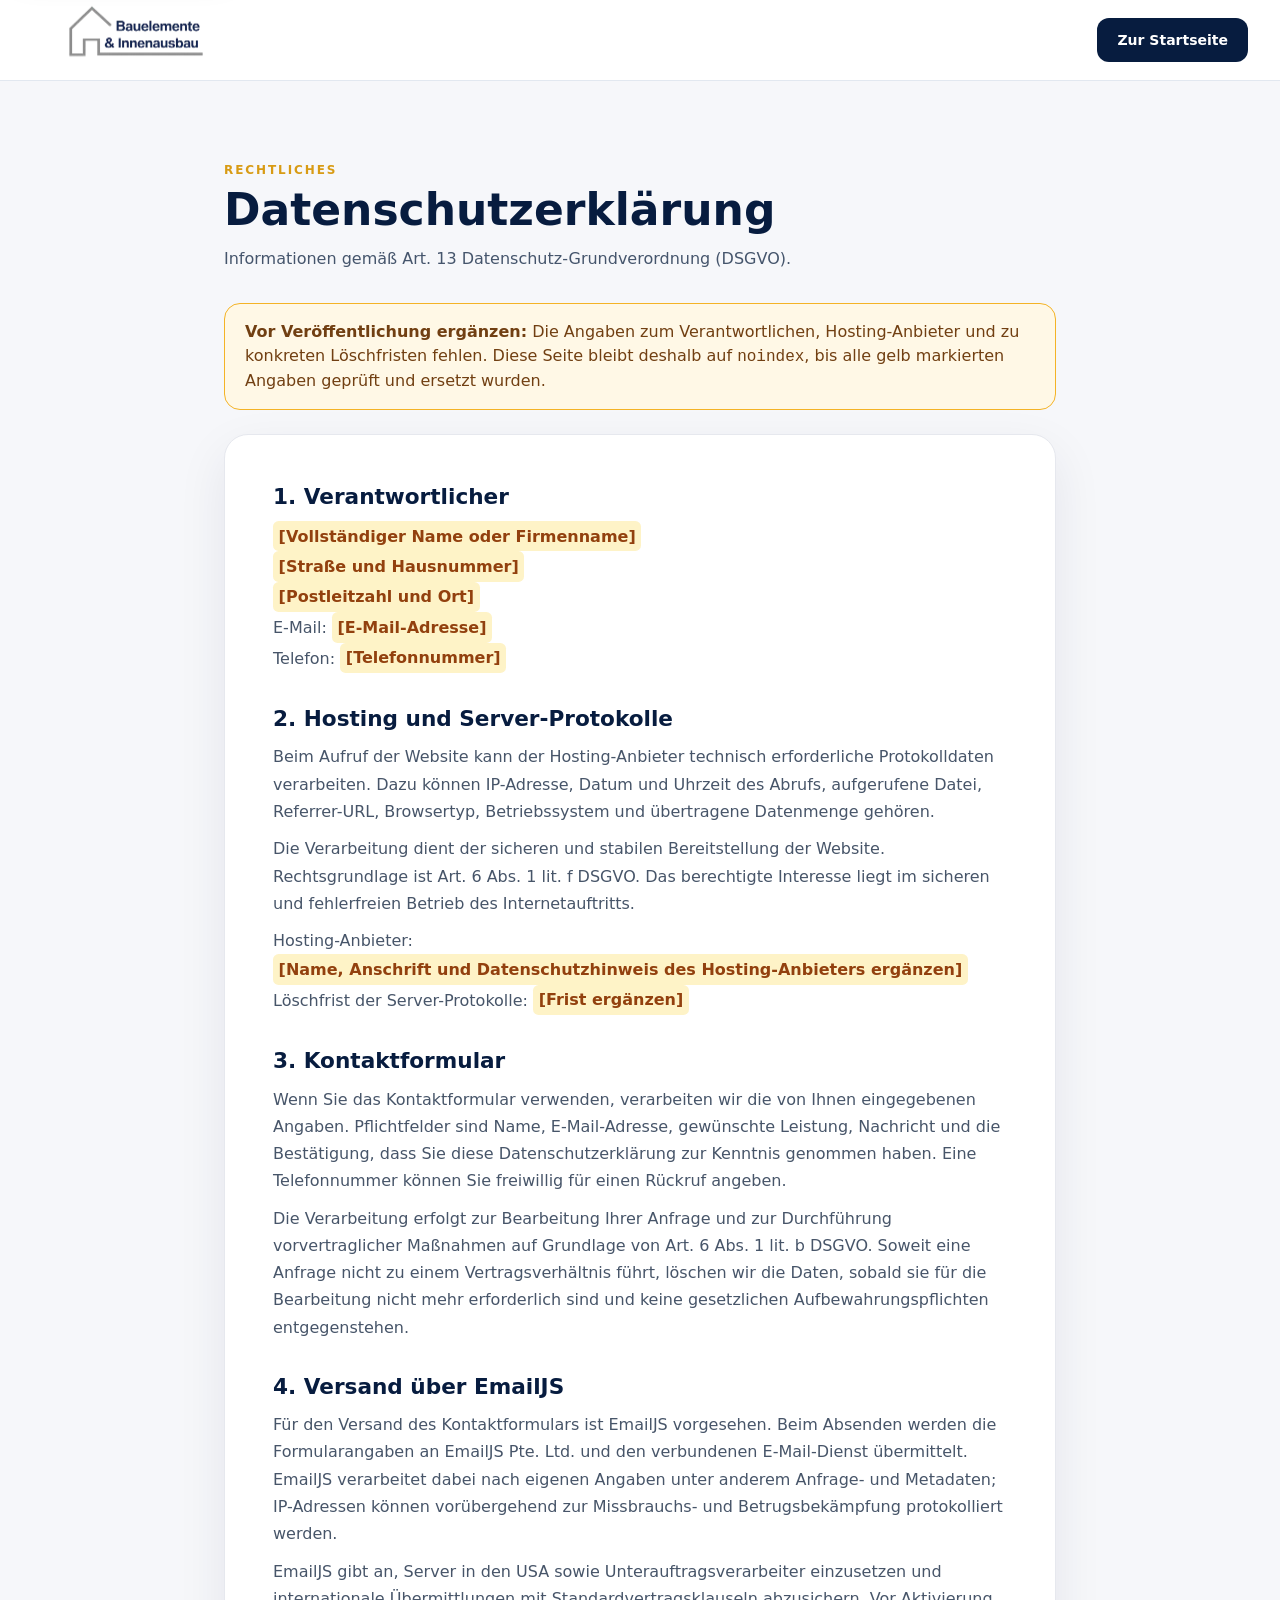
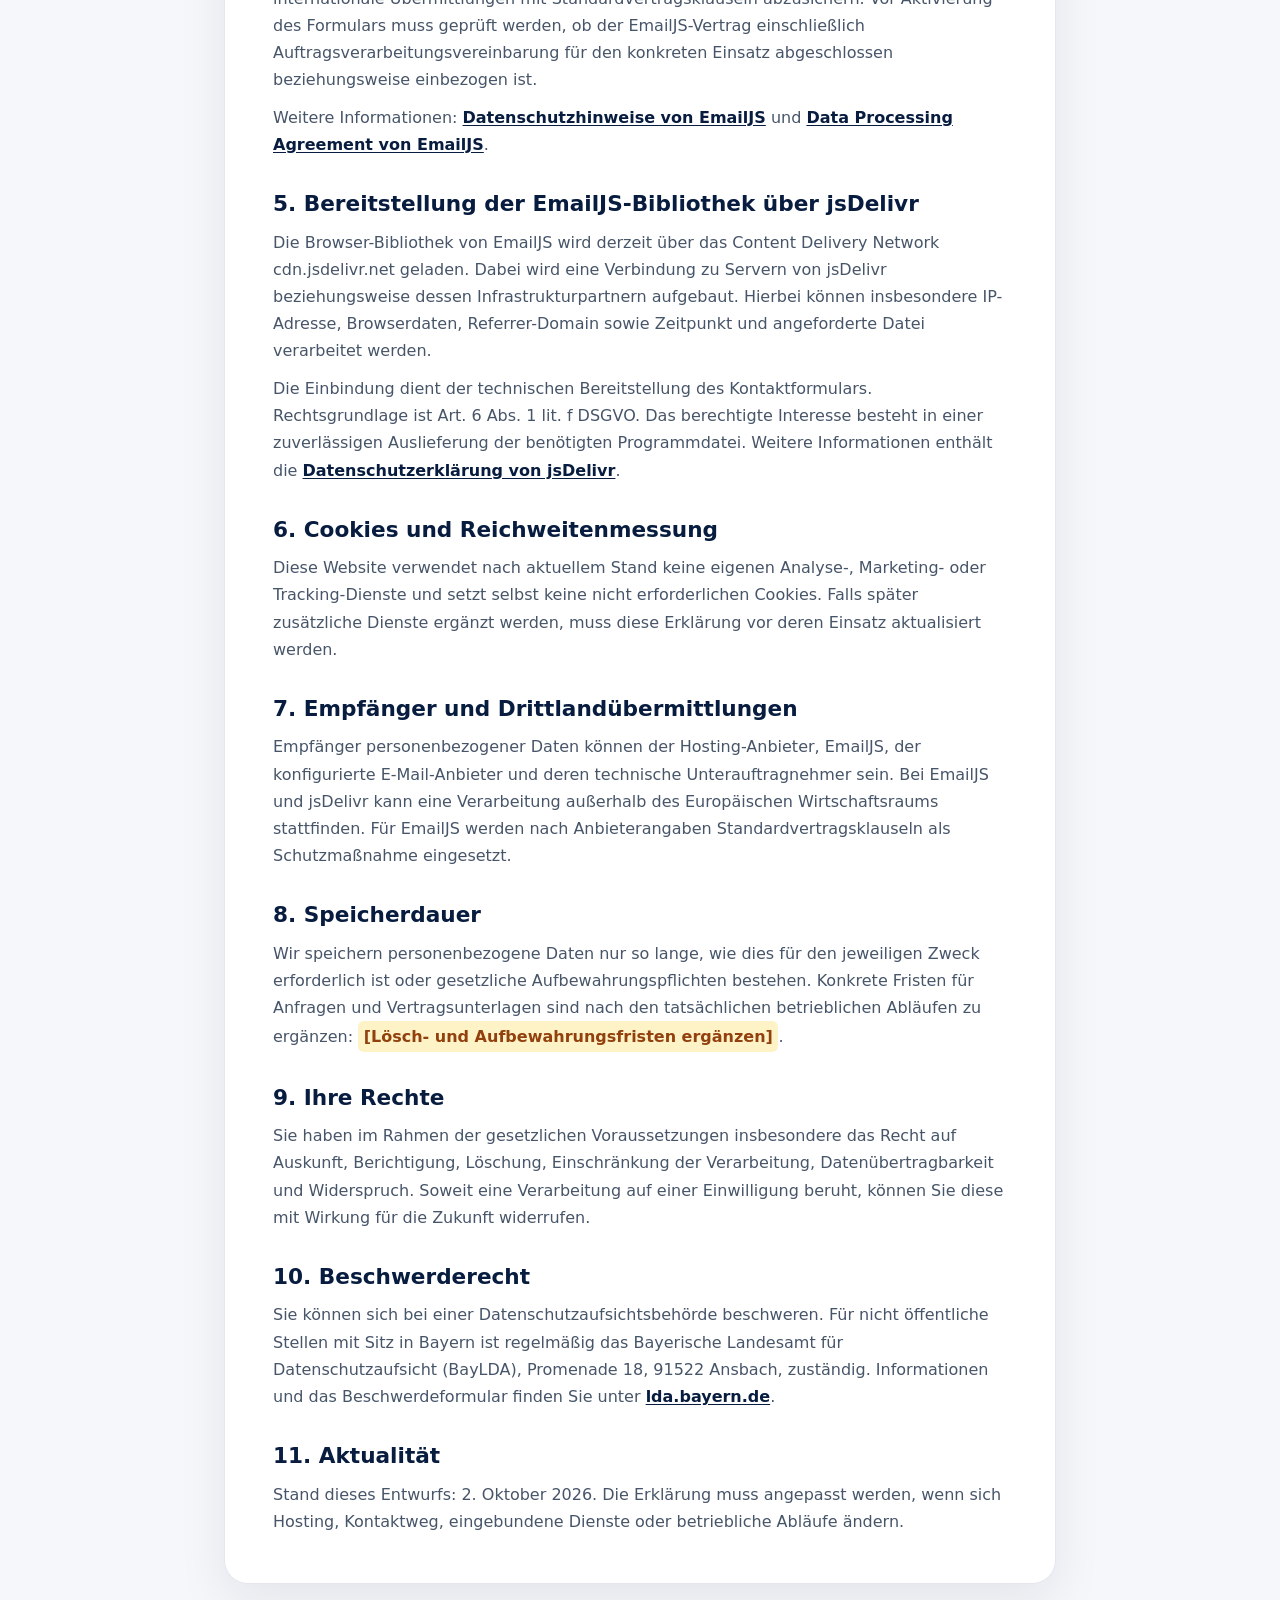
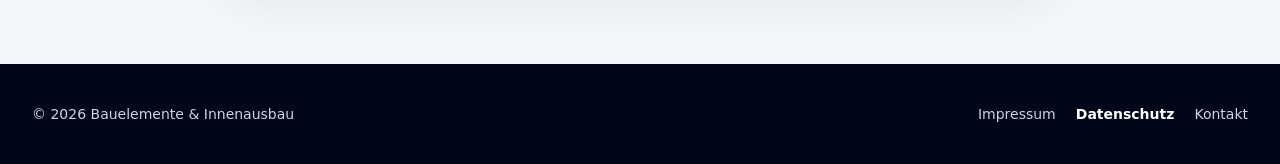
<file: datenschutz.html>
<!DOCTYPE html>
<html lang="de">
<head>
  <meta charset="UTF-8">
  <meta name="viewport" content="width=device-width, initial-scale=1.0">
  <title>Datenschutzerklärung | Bauelemente & Innenausbau</title>
  <meta name="description" content="Informationen zur Verarbeitung personenbezogener Daten auf dieser Website.">
  <meta name="robots" content="noindex, nofollow">
  <meta name="theme-color" content="#071c3f">
  <link rel="icon" href="imgs/logo.webp" type="image/webp">
  <link rel="stylesheet" href="tailwind.css?v=20261002">
  <link rel="stylesheet" href="styles.css?v=20261002">
</head>
<body class="bg-brand-light text-slate-800 antialiased">
  <a href="#main-content" class="skip-link">Zum Inhalt springen</a>

  <header class="sticky top-0 z-50 border-b border-slate-200 bg-white/95 backdrop-blur">
    <div class="mx-auto flex h-20 max-w-7xl items-center justify-between px-4 sm:px-6 lg:px-8">
      <a href="index.html" aria-label="Zur Startseite"><img class="w-52" src="imgs/logo.webp" width="416" height="277" alt="Bauelemente & Innenausbau"></a>
      <a href="index.html" class="rounded-xl bg-brand-navy px-5 py-3 text-sm font-bold text-white transition hover:bg-slate-800">Zur Startseite</a>
    </div>
  </header>

  <main id="main-content" class="py-14 sm:py-20">
    <div class="mx-auto max-w-4xl px-4 sm:px-6 lg:px-8">
      <p class="section-kicker">Rechtliches</p>
      <h1 class="section-title">Datenschutzerklärung</h1>
      <p class="mt-3 text-slate-600">Informationen gemäß Art. 13 Datenschutz-Grundverordnung (DSGVO).</p>

      <div class="legal-alert mt-8" role="note">
        <strong>Vor Veröffentlichung ergänzen:</strong> Die Angaben zum Verantwortlichen, Hosting-Anbieter und zu konkreten Löschfristen fehlen. Diese Seite bleibt deshalb auf <code>noindex</code>, bis alle gelb markierten Angaben geprüft und ersetzt wurden.
      </div>

      <article class="legal-content mt-6">
        <h2>1. Verantwortlicher</h2>
        <p>
          <span class="legal-placeholder">[Vollständiger Name oder Firmenname]</span><br>
          <span class="legal-placeholder">[Straße und Hausnummer]</span><br>
          <span class="legal-placeholder">[Postleitzahl und Ort]</span><br>
          E-Mail: <span class="legal-placeholder">[E-Mail-Adresse]</span><br>
          Telefon: <span class="legal-placeholder">[Telefonnummer]</span>
        </p>

        <h2>2. Hosting und Server-Protokolle</h2>
        <p>Beim Aufruf der Website kann der Hosting-Anbieter technisch erforderliche Protokolldaten verarbeiten. Dazu können IP-Adresse, Datum und Uhrzeit des Abrufs, aufgerufene Datei, Referrer-URL, Browsertyp, Betriebssystem und übertragene Datenmenge gehören.</p>
        <p>Die Verarbeitung dient der sicheren und stabilen Bereitstellung der Website. Rechtsgrundlage ist Art. 6 Abs. 1 lit. f DSGVO. Das berechtigte Interesse liegt im sicheren und fehlerfreien Betrieb des Internetauftritts.</p>
        <p>Hosting-Anbieter: <span class="legal-placeholder">[Name, Anschrift und Datenschutzhinweis des Hosting-Anbieters ergänzen]</span><br>Löschfrist der Server-Protokolle: <span class="legal-placeholder">[Frist ergänzen]</span></p>

        <h2>3. Kontaktformular</h2>
        <p>Wenn Sie das Kontaktformular verwenden, verarbeiten wir die von Ihnen eingegebenen Angaben. Pflichtfelder sind Name, E-Mail-Adresse, gewünschte Leistung, Nachricht und die Bestätigung, dass Sie diese Datenschutzerklärung zur Kenntnis genommen haben. Eine Telefonnummer können Sie freiwillig für einen Rückruf angeben.</p>
        <p>Die Verarbeitung erfolgt zur Bearbeitung Ihrer Anfrage und zur Durchführung vorvertraglicher Maßnahmen auf Grundlage von Art. 6 Abs. 1 lit. b DSGVO. Soweit eine Anfrage nicht zu einem Vertragsverhältnis führt, löschen wir die Daten, sobald sie für die Bearbeitung nicht mehr erforderlich sind und keine gesetzlichen Aufbewahrungspflichten entgegenstehen.</p>

        <h2>4. Versand über EmailJS</h2>
        <p>Für den Versand des Kontaktformulars ist EmailJS vorgesehen. Beim Absenden werden die Formularangaben an EmailJS Pte. Ltd. und den verbundenen E-Mail-Dienst übermittelt. EmailJS verarbeitet dabei nach eigenen Angaben unter anderem Anfrage- und Metadaten; IP-Adressen können vorübergehend zur Missbrauchs- und Betrugsbekämpfung protokolliert werden.</p>
        <p>EmailJS gibt an, Server in den USA sowie Unterauftragsverarbeiter einzusetzen und internationale Übermittlungen mit Standardvertragsklauseln abzusichern. Vor Aktivierung des Formulars muss geprüft werden, ob der EmailJS-Vertrag einschließlich Auftragsverarbeitungsvereinbarung für den konkreten Einsatz abgeschlossen beziehungsweise einbezogen ist.</p>
        <p>Weitere Informationen: <a href="https://www.emailjs.com/legal/privacy-policy/" rel="noopener noreferrer">Datenschutzhinweise von EmailJS</a> und <a href="https://www.emailjs.com/legal/data-protection-agreement/" rel="noopener noreferrer">Data Processing Agreement von EmailJS</a>.</p>

        <h2>5. Bereitstellung der EmailJS-Bibliothek über jsDelivr</h2>
        <p>Die Browser-Bibliothek von EmailJS wird derzeit über das Content Delivery Network cdn.jsdelivr.net geladen. Dabei wird eine Verbindung zu Servern von jsDelivr beziehungsweise dessen Infrastrukturpartnern aufgebaut. Hierbei können insbesondere IP-Adresse, Browserdaten, Referrer-Domain sowie Zeitpunkt und angeforderte Datei verarbeitet werden.</p>
        <p>Die Einbindung dient der technischen Bereitstellung des Kontaktformulars. Rechtsgrundlage ist Art. 6 Abs. 1 lit. f DSGVO. Das berechtigte Interesse besteht in einer zuverlässigen Auslieferung der benötigten Programmdatei. Weitere Informationen enthält die <a href="https://www.jsdelivr.com/terms/privacy-policy" rel="noopener noreferrer">Datenschutzerklärung von jsDelivr</a>.</p>

        <h2>6. Cookies und Reichweitenmessung</h2>
        <p>Diese Website verwendet nach aktuellem Stand keine eigenen Analyse-, Marketing- oder Tracking-Dienste und setzt selbst keine nicht erforderlichen Cookies. Falls später zusätzliche Dienste ergänzt werden, muss diese Erklärung vor deren Einsatz aktualisiert werden.</p>

        <h2>7. Empfänger und Drittlandübermittlungen</h2>
        <p>Empfänger personenbezogener Daten können der Hosting-Anbieter, EmailJS, der konfigurierte E-Mail-Anbieter und deren technische Unterauftragnehmer sein. Bei EmailJS und jsDelivr kann eine Verarbeitung außerhalb des Europäischen Wirtschaftsraums stattfinden. Für EmailJS werden nach Anbieterangaben Standardvertragsklauseln als Schutzmaßnahme eingesetzt.</p>

        <h2>8. Speicherdauer</h2>
        <p>Wir speichern personenbezogene Daten nur so lange, wie dies für den jeweiligen Zweck erforderlich ist oder gesetzliche Aufbewahrungspflichten bestehen. Konkrete Fristen für Anfragen und Vertragsunterlagen sind nach den tatsächlichen betrieblichen Abläufen zu ergänzen: <span class="legal-placeholder">[Lösch- und Aufbewahrungsfristen ergänzen]</span>.</p>

        <h2>9. Ihre Rechte</h2>
        <p>Sie haben im Rahmen der gesetzlichen Voraussetzungen insbesondere das Recht auf Auskunft, Berichtigung, Löschung, Einschränkung der Verarbeitung, Datenübertragbarkeit und Widerspruch. Soweit eine Verarbeitung auf einer Einwilligung beruht, können Sie diese mit Wirkung für die Zukunft widerrufen.</p>

        <h2>10. Beschwerderecht</h2>
        <p>Sie können sich bei einer Datenschutzaufsichtsbehörde beschweren. Für nicht öffentliche Stellen mit Sitz in Bayern ist regelmäßig das Bayerische Landesamt für Datenschutzaufsicht (BayLDA), Promenade 18, 91522 Ansbach, zuständig. Informationen und das Beschwerdeformular finden Sie unter <a href="https://www.lda.bayern.de/de/beschwerde.html" rel="noopener noreferrer">lda.bayern.de</a>.</p>

        <h2>11. Aktualität</h2>
        <p>Stand dieses Entwurfs: 2. Oktober 2026. Die Erklärung muss angepasst werden, wenn sich Hosting, Kontaktweg, eingebundene Dienste oder betriebliche Abläufe ändern.</p>
      </article>
    </div>
  </main>

  <footer class="bg-slate-950 py-10 text-slate-300">
    <div class="mx-auto flex max-w-7xl flex-col items-center justify-between gap-4 px-4 text-sm sm:px-6 md:flex-row lg:px-8">
      <p>© <span id="current-year"></span> Bauelemente & Innenausbau</p>
      <nav class="flex gap-5" aria-label="Rechtliche Navigation"><a href="impressum.html">Impressum</a><a class="font-bold text-white" href="datenschutz.html">Datenschutz</a><a href="index.html#kontakt">Kontakt</a></nav>
    </div>
  </footer>
  <script src="script.js?v=20261002" defer></script>
</body>
</html>
</file>
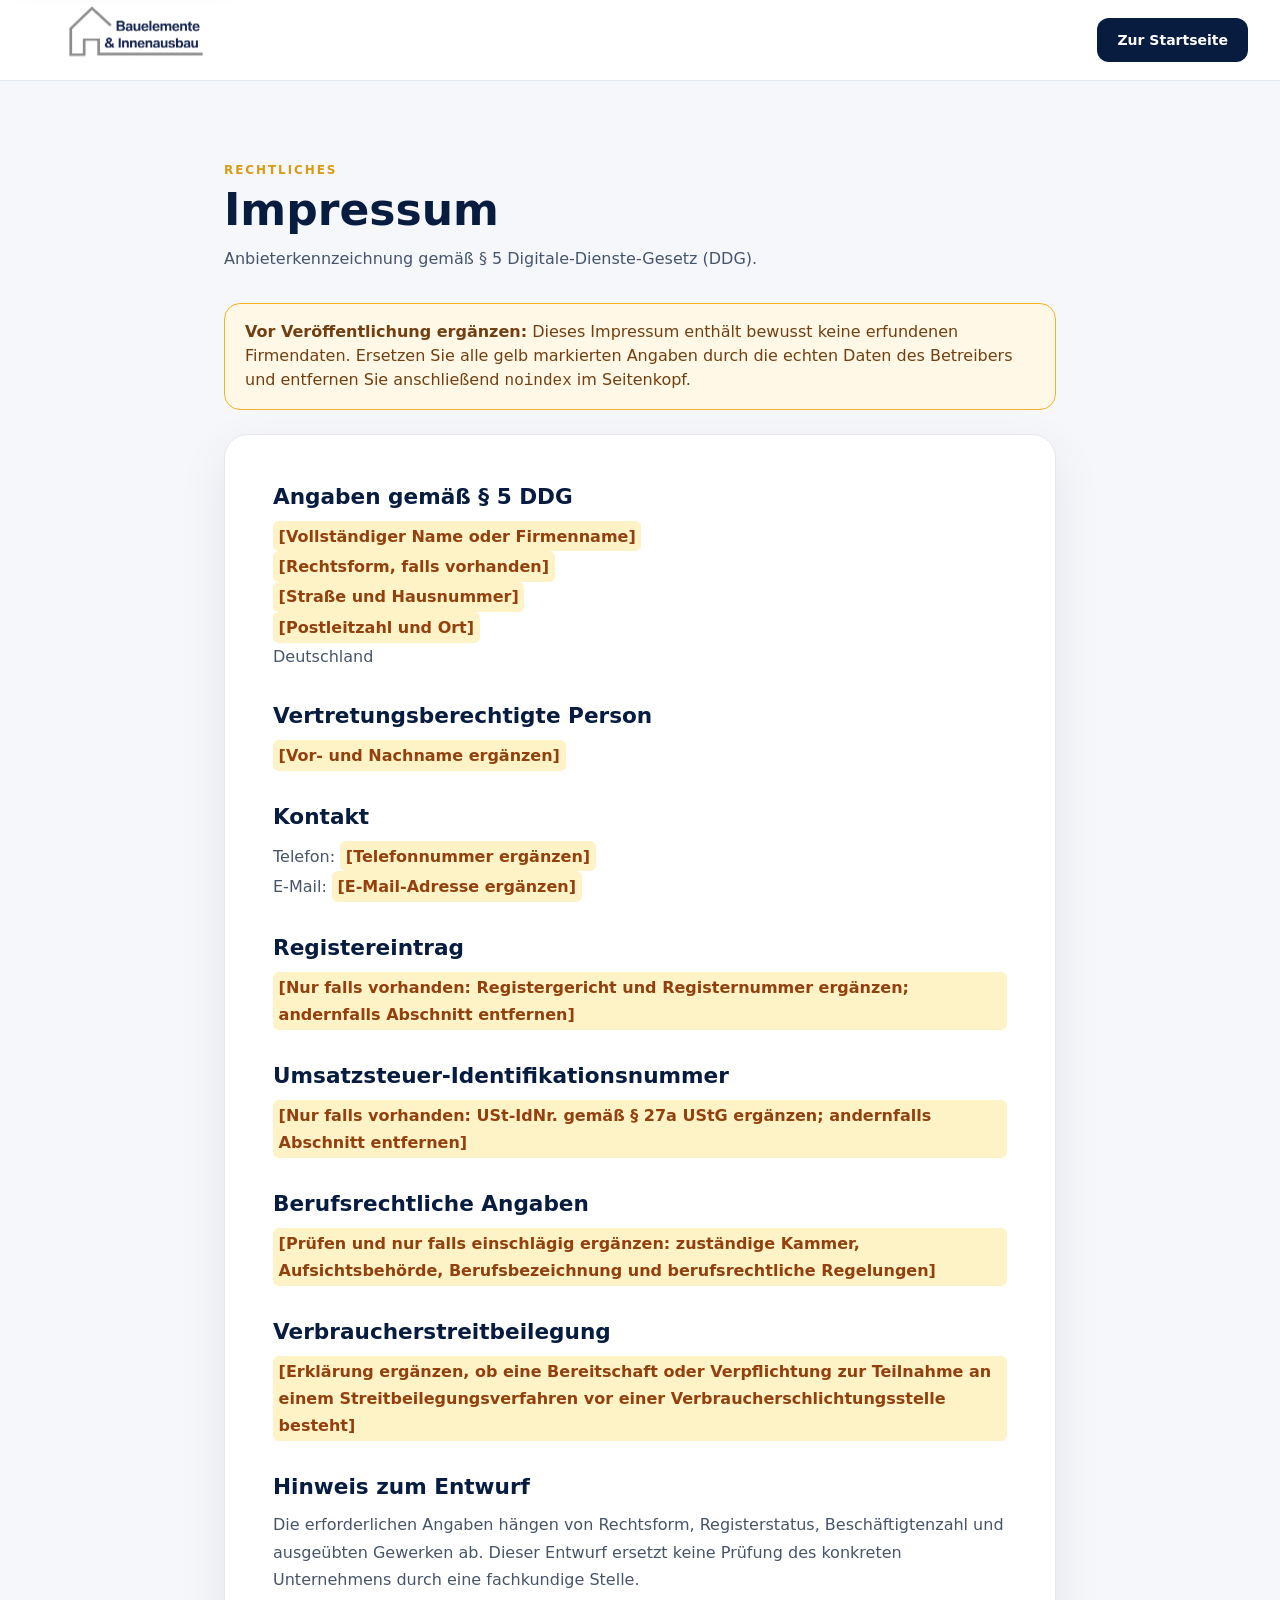
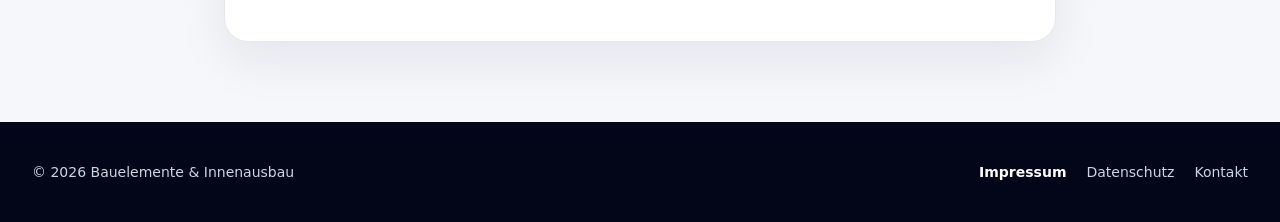
<file: impressum.html>
<!DOCTYPE html>
<html lang="de">
<head>
  <meta charset="UTF-8">
  <meta name="viewport" content="width=device-width, initial-scale=1.0">
  <title>Impressum | Bauelemente & Innenausbau</title>
  <meta name="description" content="Impressum und Anbieterkennzeichnung von Bauelemente & Innenausbau.">
  <meta name="robots" content="noindex, nofollow">
  <meta name="theme-color" content="#071c3f">
  <link rel="icon" href="imgs/logo.webp" type="image/webp">
  <link rel="stylesheet" href="tailwind.css?v=20261002">
  <link rel="stylesheet" href="styles.css?v=20261002">
</head>
<body class="bg-brand-light text-slate-800 antialiased">
  <a href="#main-content" class="skip-link">Zum Inhalt springen</a>

  <header class="sticky top-0 z-50 border-b border-slate-200 bg-white/95 backdrop-blur">
    <div class="mx-auto flex h-20 max-w-7xl items-center justify-between px-4 sm:px-6 lg:px-8">
      <a href="index.html" aria-label="Zur Startseite"><img class="w-52" src="imgs/logo.webp" width="416" height="277" alt="Bauelemente & Innenausbau"></a>
      <a href="index.html" class="rounded-xl bg-brand-navy px-5 py-3 text-sm font-bold text-white transition hover:bg-slate-800">Zur Startseite</a>
    </div>
  </header>

  <main id="main-content" class="py-14 sm:py-20">
    <div class="mx-auto max-w-4xl px-4 sm:px-6 lg:px-8">
      <p class="section-kicker">Rechtliches</p>
      <h1 class="section-title">Impressum</h1>
      <p class="mt-3 text-slate-600">Anbieterkennzeichnung gemäß § 5 Digitale-Dienste-Gesetz (DDG).</p>

      <div class="legal-alert mt-8" role="note">
        <strong>Vor Veröffentlichung ergänzen:</strong> Dieses Impressum enthält bewusst keine erfundenen Firmendaten. Ersetzen Sie alle gelb markierten Angaben durch die echten Daten des Betreibers und entfernen Sie anschließend <code>noindex</code> im Seitenkopf.
      </div>

      <article class="legal-content mt-6">
        <h2>Angaben gemäß § 5 DDG</h2>
        <p>
          <span class="legal-placeholder">[Vollständiger Name oder Firmenname]</span><br>
          <span class="legal-placeholder">[Rechtsform, falls vorhanden]</span><br>
          <span class="legal-placeholder">[Straße und Hausnummer]</span><br>
          <span class="legal-placeholder">[Postleitzahl und Ort]</span><br>
          Deutschland
        </p>

        <h2>Vertretungsberechtigte Person</h2>
        <p><span class="legal-placeholder">[Vor- und Nachname ergänzen]</span></p>

        <h2>Kontakt</h2>
        <p>
          Telefon: <span class="legal-placeholder">[Telefonnummer ergänzen]</span><br>
          E-Mail: <span class="legal-placeholder">[E-Mail-Adresse ergänzen]</span>
        </p>

        <h2>Registereintrag</h2>
        <p><span class="legal-placeholder">[Nur falls vorhanden: Registergericht und Registernummer ergänzen; andernfalls Abschnitt entfernen]</span></p>

        <h2>Umsatzsteuer-Identifikationsnummer</h2>
        <p><span class="legal-placeholder">[Nur falls vorhanden: USt-IdNr. gemäß § 27a UStG ergänzen; andernfalls Abschnitt entfernen]</span></p>

        <h2>Berufsrechtliche Angaben</h2>
        <p><span class="legal-placeholder">[Prüfen und nur falls einschlägig ergänzen: zuständige Kammer, Aufsichtsbehörde, Berufsbezeichnung und berufsrechtliche Regelungen]</span></p>

        <h2>Verbraucherstreitbeilegung</h2>
        <p><span class="legal-placeholder">[Erklärung ergänzen, ob eine Bereitschaft oder Verpflichtung zur Teilnahme an einem Streitbeilegungsverfahren vor einer Verbraucherschlichtungsstelle besteht]</span></p>

        <h2>Hinweis zum Entwurf</h2>
        <p>Die erforderlichen Angaben hängen von Rechtsform, Registerstatus, Beschäftigtenzahl und ausgeübten Gewerken ab. Dieser Entwurf ersetzt keine Prüfung des konkreten Unternehmens durch eine fachkundige Stelle.</p>
      </article>
    </div>
  </main>

  <footer class="bg-slate-950 py-10 text-slate-300">
    <div class="mx-auto flex max-w-7xl flex-col items-center justify-between gap-4 px-4 text-sm sm:px-6 md:flex-row lg:px-8">
      <p>© <span id="current-year"></span> Bauelemente & Innenausbau</p>
      <nav class="flex gap-5" aria-label="Rechtliche Navigation"><a class="font-bold text-white" href="impressum.html">Impressum</a><a href="datenschutz.html">Datenschutz</a><a href="index.html#kontakt">Kontakt</a></nav>
    </div>
  </footer>
  <script src="script.js?v=20261002" defer></script>
</body>
</html>
</file>
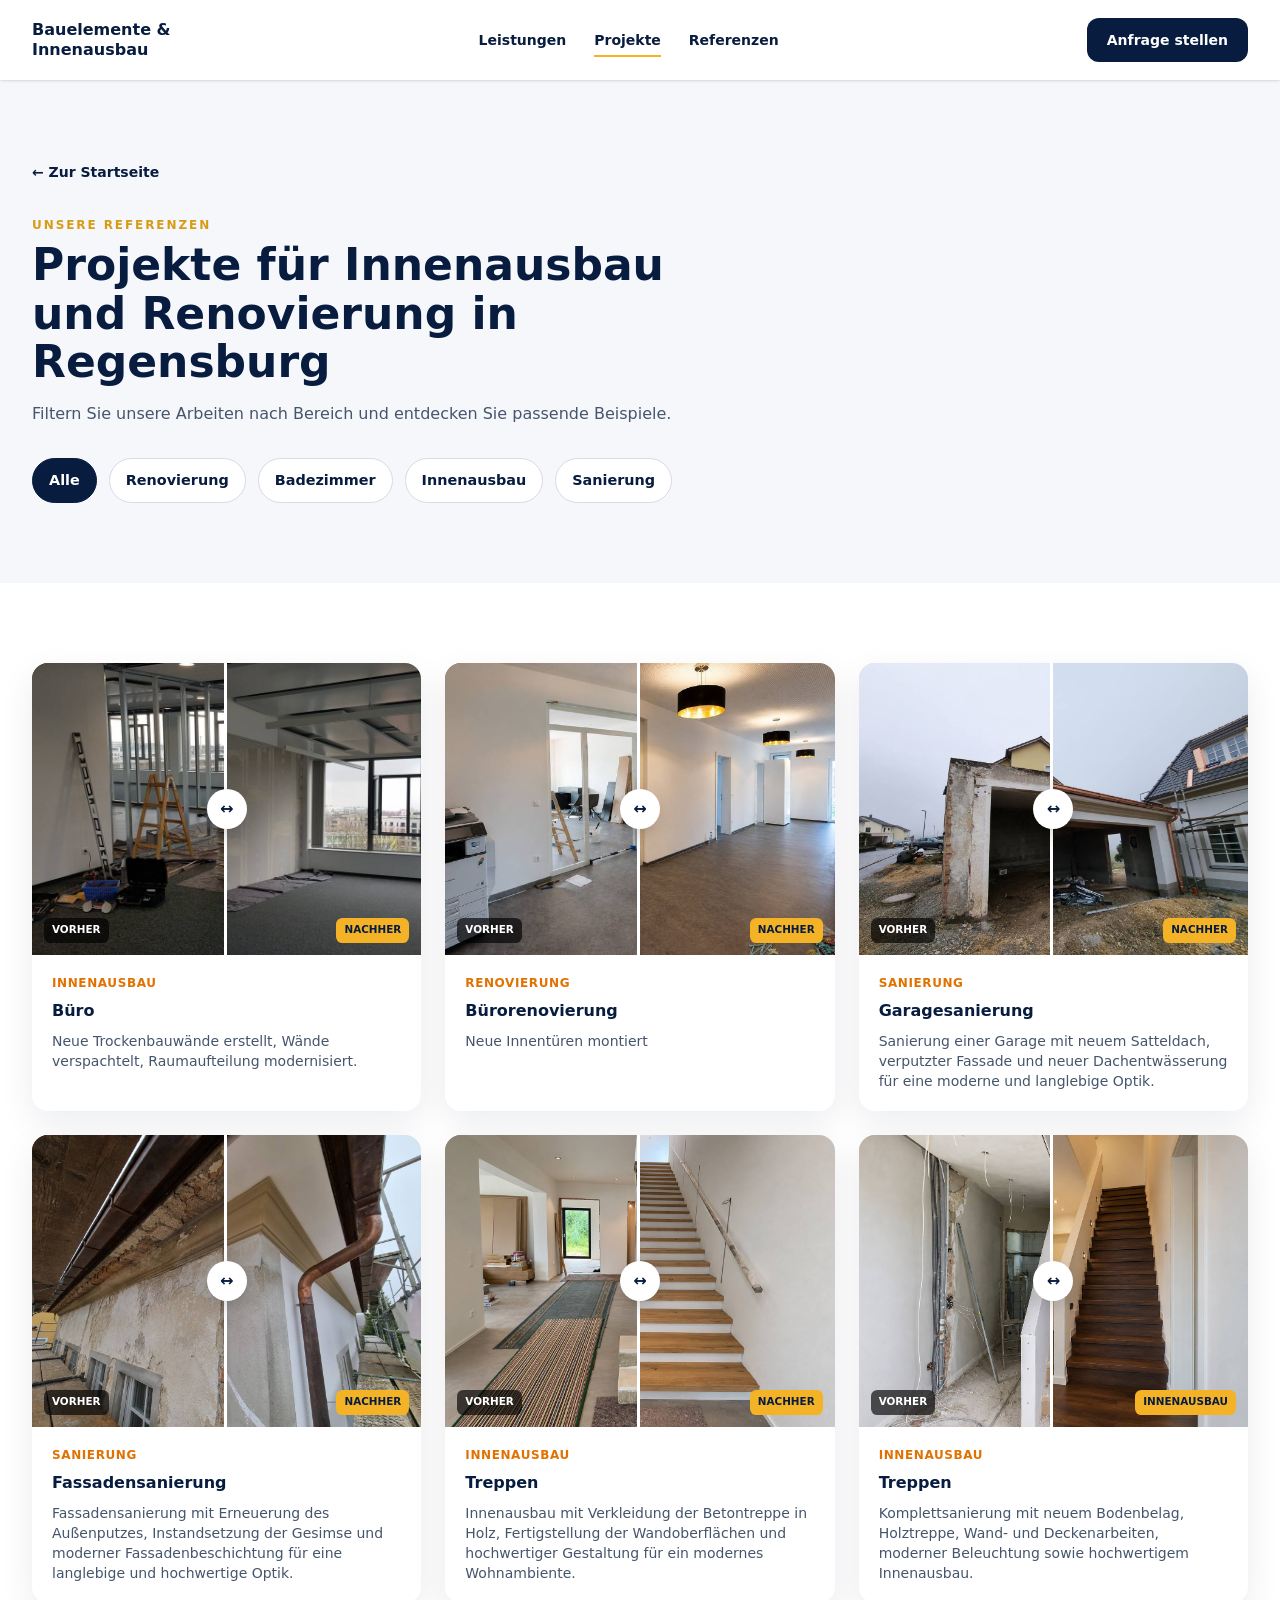
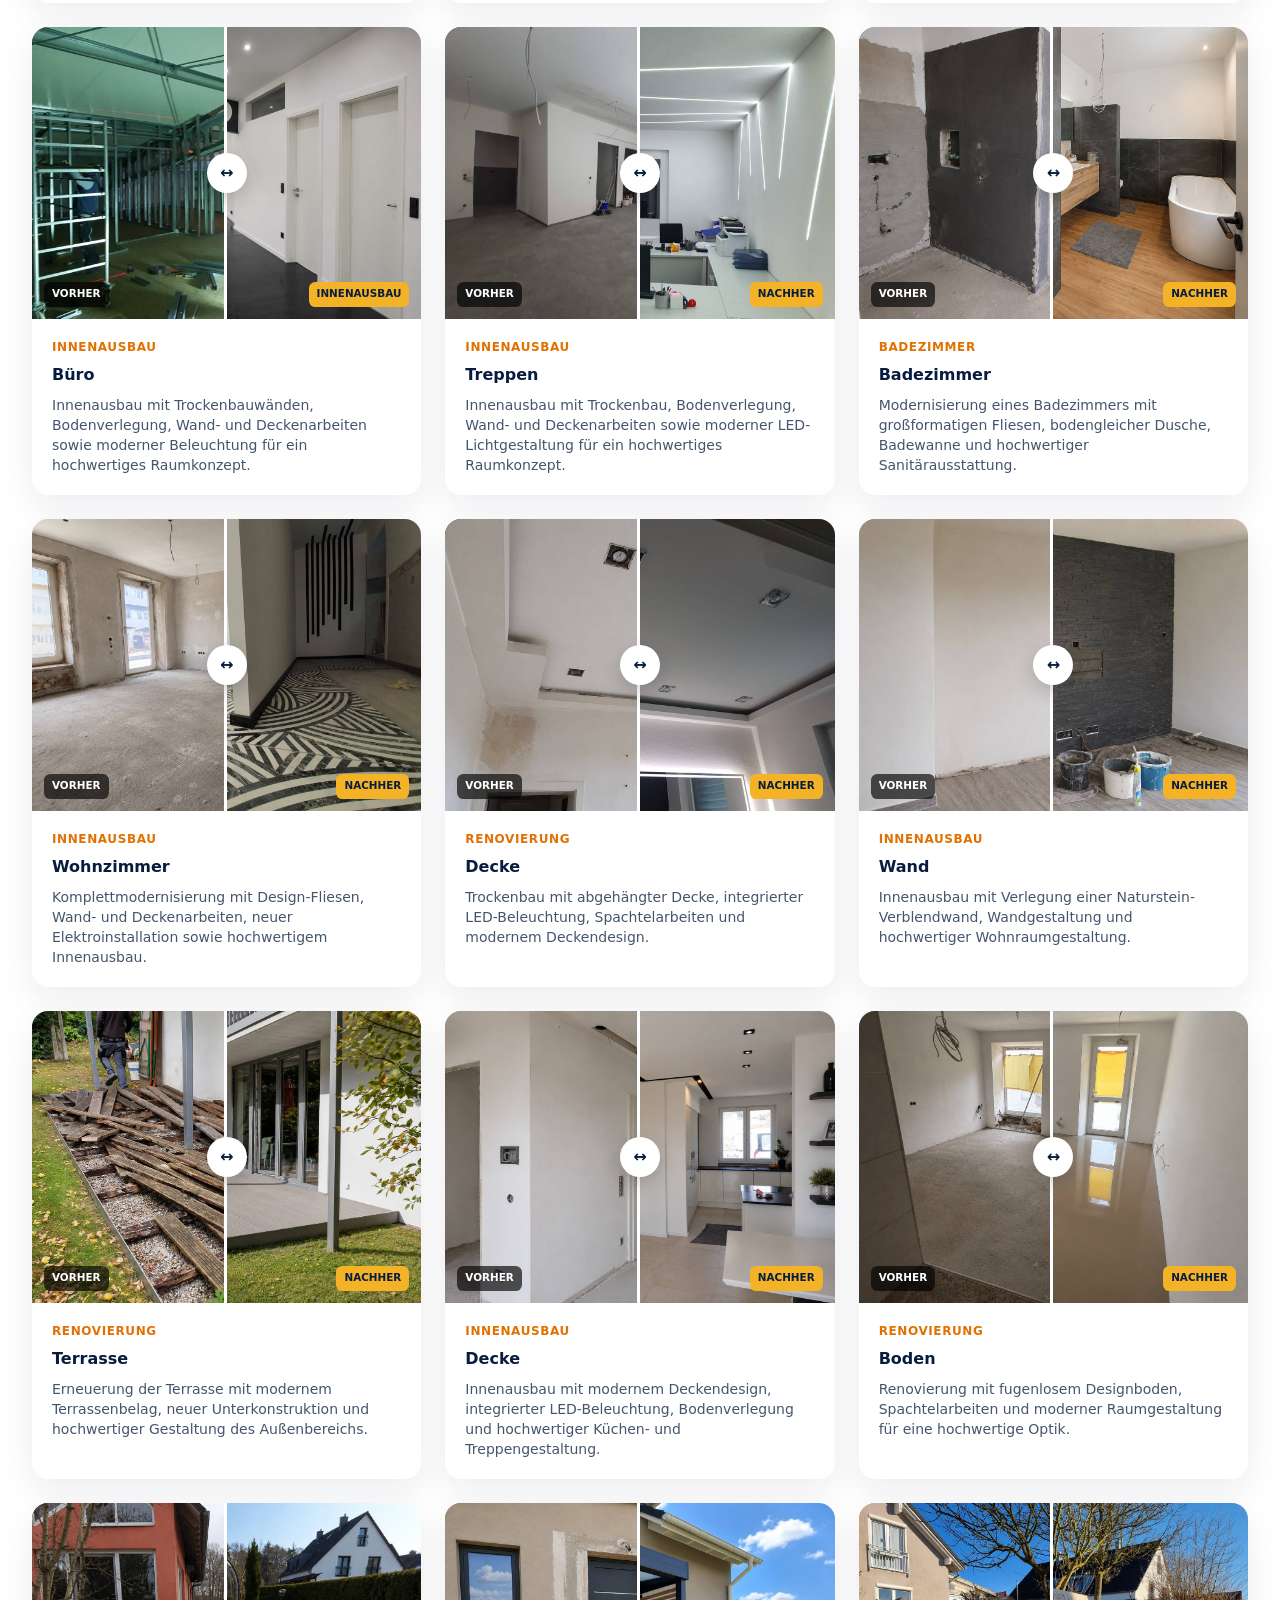
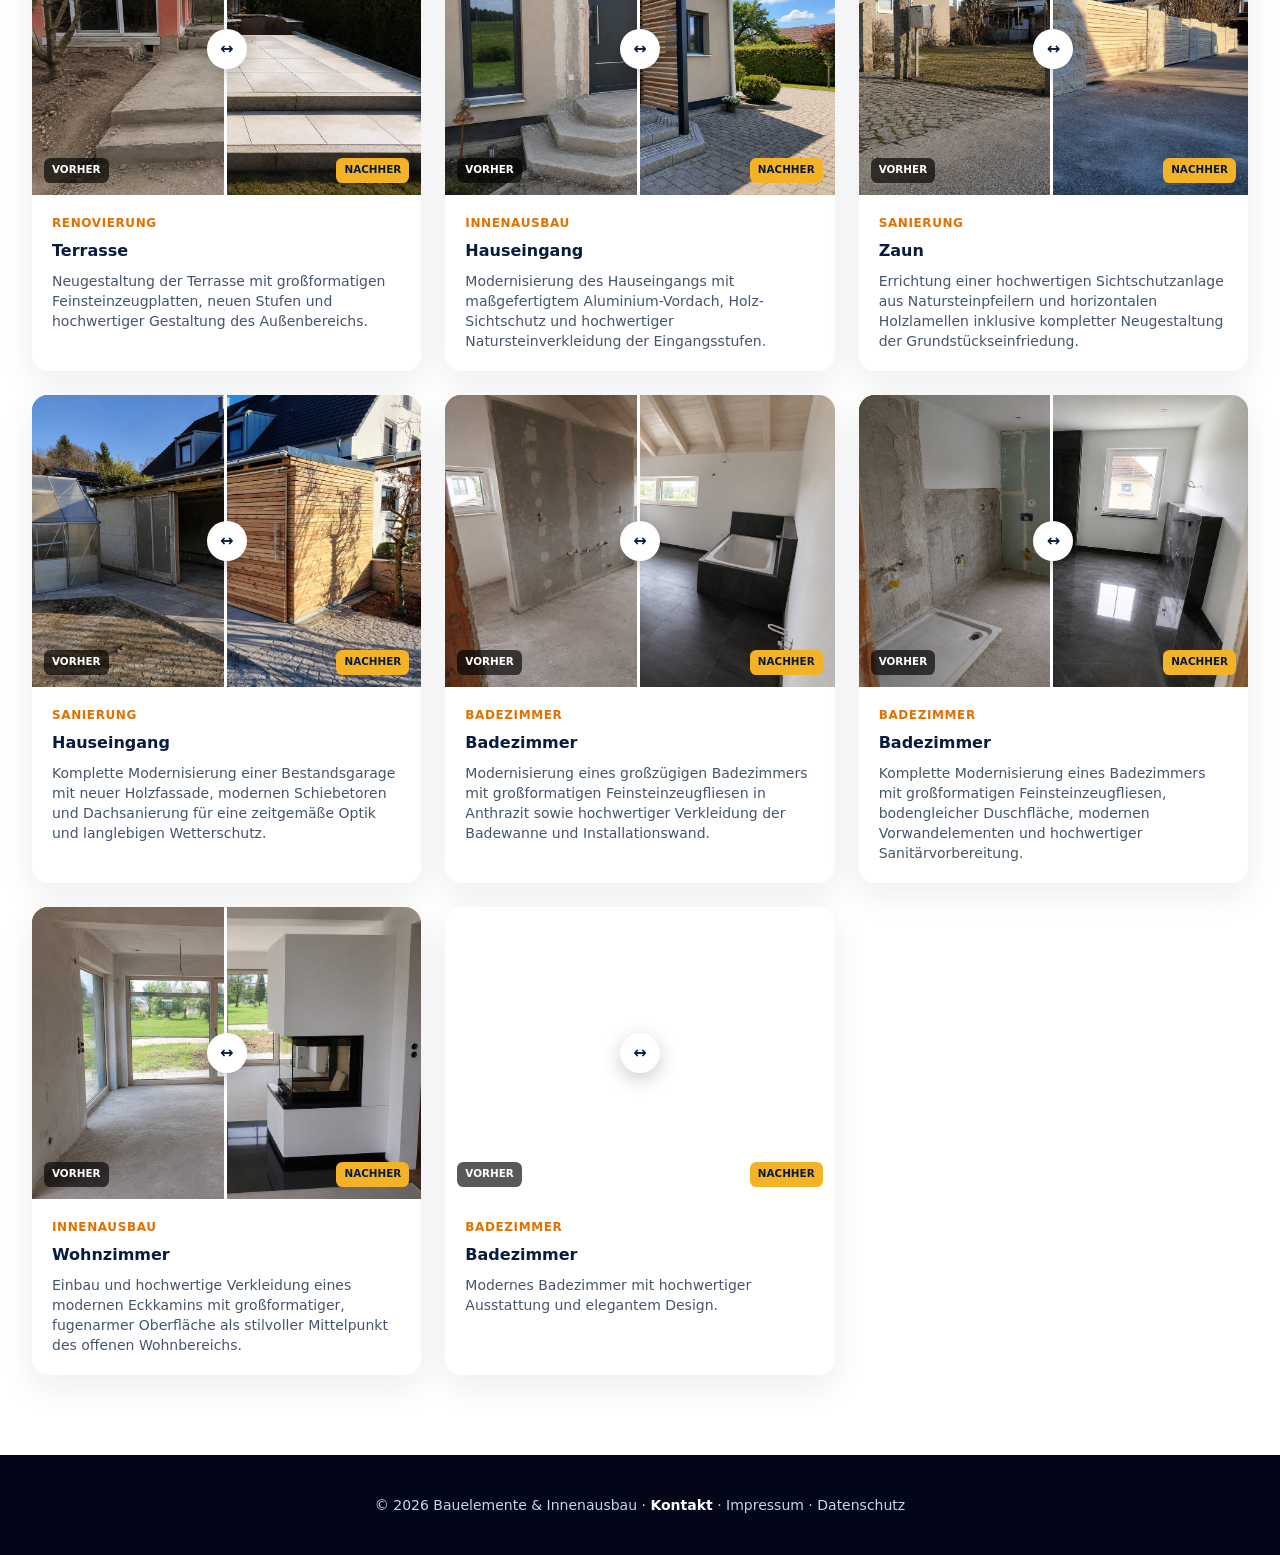
<file: projekte.html>
<!DOCTYPE html>
<html lang="de">
<head>
  <meta charset="UTF-8">
  <meta name="viewport" content="width=device-width, initial-scale=1.0">
  <title>Projekte in Regensburg | Trockenbau & Innenausbau</title>
  <meta name="description" content="Projekte für Trockenbau, Innenausbau, Renovierung, Bad und Sanierung in Regensburg und Umgebung ansehen.">
  <meta name="robots" content="index, follow, max-image-preview:large">
  <meta name="theme-color" content="#071c3f">
  <meta name="geo.region" content="DE-BY">
  <meta name="geo.placename" content="Regensburg">
  <link rel="icon" href="imgs/logo.webp" type="image/webp">
  <meta property="og:type" content="website">
  <meta property="og:locale" content="de_DE">
  <meta property="og:title" content="Projekte in Regensburg | Trockenbau & Innenausbau">
  <meta property="og:description" content="Ausgewählte Projekte für Innenausbau, Trockenbau und Renovierung in Regensburg und Umgebung.">
  <link rel="stylesheet" href="tailwind.css?v=20261002">
  <link rel="stylesheet" href="styles.css?v=20261002">
</head>
<body class="bg-white text-slate-800 antialiased">
  <header id="site-header" class="sticky inset-x-0 top-0 z-50 bg-white/95 shadow-sm backdrop-blur">
    <div class="mx-auto flex h-20 max-w-7xl items-center justify-between px-4 sm:px-6 lg:px-8">
      <a href="index.html" class="leading-tight" aria-label="Zur Startseite"><span class="block font-extrabold text-brand-navy">Bauelemente &</span><span class="block font-extrabold text-brand-navy">Innenausbau</span></a>
      <nav class="hidden items-center gap-7 text-sm font-semibold text-brand-navy md:flex" aria-label="Hauptnavigation"><a class="nav-link" href="index.html#leistungen">Leistungen</a><a class="nav-link" href="projekte.html">Projekte</a><a class="nav-link" href="index.html#bewertungen">Referenzen</a></nav>
      <a href="index.html#kontakt" class="rounded-xl bg-brand-navy px-5 py-3 text-sm font-bold text-white transition hover:bg-slate-800">Anfrage stellen</a>
    </div>
  </header>

  <main>
    <section class="bg-brand-light py-16 sm:py-20">
      <div class="mx-auto max-w-7xl px-4 sm:px-6 lg:px-8">
        <a href="index.html" class="text-sm font-bold text-brand-navy hover:text-brand-gold">← Zur Startseite</a>
        <div class="mt-8 max-w-2xl"><p class="section-kicker">Unsere Referenzen</p><h1 class="section-title">Projekte für Innenausbau und Renovierung in Regensburg</h1><p class="mt-4 text-slate-600">Filtern Sie unsere Arbeiten nach Bereich und entdecken Sie passende Beispiele.</p></div>
        <div class="mt-8 flex flex-wrap gap-3" aria-label="Projektkategorien">
          <button class="project-filter is-active" type="button" data-project-filter="alle">Alle</button>
          <button class="project-filter" type="button" data-project-filter="renovierung">Renovierung</button>
          <button class="project-filter" type="button" data-project-filter="badezimmer">Badezimmer</button>
          <button class="project-filter" type="button" data-project-filter="innenausbau">Innenausbau</button>
          <button class="project-filter" type="button" data-project-filter="sanierung">Sanierung</button>
        </div>
      </div>
    </section>

    <section class="py-14 sm:py-20"><div class="mx-auto max-w-7xl px-4 sm:px-6 lg:px-8"><div class="grid gap-6 sm:grid-cols-2 lg:grid-cols-3">
      <article class="project-card">
            <div class="comparison" data-project-category="innenausbau" data-comparison>
              <img class="comparison-image-fill" src="./imgs/projekts/innenausbau/after/3.jpg" alt="Büro nach der Innenausbau" loading="lazy">
              <div class="comparison-after" style="width:50%"><img src="./imgs/projekts/innenausbau/before/3.jpg" alt="Büro vor der Innenausbau" loading="lazy"></div>
              <input type="range" min="0" max="100" value="50">
              <span class="label before">Vorher</span><span class="label after">Nachher</span>
            </div>
            <div class="p-5">
          <p class="text-xs font-extrabold uppercase tracking-wider text-amber-600">Innenausbau</p>
          <h2 class="mt-2 font-extrabold text-brand-navy">Büro</h2>
          <p class="mt-2 text-sm text-slate-600">Neue Trockenbauwände erstellt, Wände verspachtelt, Raumaufteilung modernisiert.</p>
        </div>
      </article>
      <article class="project-card">
            <div class="comparison" data-project-category="renovierung" data-comparison>
              <img class="comparison-image-fill" src="./imgs/projekts/renovierung/after/1.jpg" alt="Büro nach der Innenausbau" loading="lazy">
              <div class="comparison-after" style="width:50%"><img src="./imgs/projekts/renovierung/before/1.jpg" alt="Boden vor der Innenausbau" loading="lazy"></div>
              <input type="range" min="0" max="100" value="50">
              <span class="label before">Vorher</span><span class="label after">Nachher</span>
            </div>
            <div class="p-5">
          <p class="text-xs font-extrabold uppercase tracking-wider text-amber-600">Renovierung</p>
          <h2 class="mt-2 font-extrabold text-brand-navy">Bürorenovierung</h2>
          <p class="mt-2 text-sm text-slate-600">Neue Innentüren montiert</p>
        </div>
      </article>
      <article class="project-card">
            <div class="comparison" data-project-category="sanierung" data-comparison>
              <img class="comparison-image-fill" src="./imgs/projekts/sanierung/after/1.jpg" alt="Garage nach der Sanierung" loading="lazy">
              <div class="comparison-after" style="width:50%"><img src="./imgs/projekts/sanierung/before/1.jpg" alt="Garage vor der Sanierung" loading="lazy"></div>
              <input type="range" min="0" max="100" value="50">
              <span class="label before">Vorher</span><span class="label after">Nachher</span>
            </div>
            <div class="p-5">
          <p class="text-xs font-extrabold uppercase tracking-wider text-amber-600">Sanierung</p>
          <h2 class="mt-2 font-extrabold text-brand-navy">Garagesanierung</h2>
          <p class="mt-2 text-sm text-slate-600">Sanierung einer Garage mit neuem Satteldach, verputzter Fassade und neuer Dachentwässerung für eine moderne und langlebige Optik.</p>
        </div>
      </article>
      <article class="project-card">
            <div class="comparison" data-project-category="sanierung" data-comparison>
              <img class="comparison-image-fill" src="./imgs/projekts/sanierung/after/2.jpg" alt="Fassade nach der Sanierung" loading="lazy">
              <div class="comparison-after" style="width:50%"><img src="./imgs/projekts/sanierung/before/2.jpg" alt="Fassade vor der Sanierung" loading="lazy"></div>
              <input type="range" min="0" max="100" value="50">
              <span class="label before">Vorher</span><span class="label after">Nachher</span>
            </div>
            <div class="p-5">
          <p class="text-xs font-extrabold uppercase tracking-wider text-amber-600">Sanierung</p>
          <h2 class="mt-2 font-extrabold text-brand-navy">Fassadensanierung</h2>
          <p class="mt-2 text-sm text-slate-600">Fassadensanierung mit Erneuerung des Außenputzes, Instandsetzung der Gesimse und moderner Fassadenbeschichtung für eine langlebige und hochwertige Optik.</p>
        </div>
      </article>
      <article class="project-card">
            <div class="comparison" data-project-category="innenausbau" data-comparison>
              <img class="comparison-image-fill" src="./imgs/projekts/innenausbau/after/4.jpg" alt="Treppen nach der Innenausbau" loading="lazy">
              <div class="comparison-after" style="width:50%"><img src="./imgs/projekts/innenausbau/before/4.jpg" alt="Treppen vor der Innenausbau" loading="lazy"></div>
              <input type="range" min="0" max="100" value="50">
              <span class="label before">Vorher</span><span class="label after">Nachher</span>
            </div>
            <div class="p-5">
          <p class="text-xs font-extrabold uppercase tracking-wider text-amber-600">Innenausbau</p>
          <h2 class="mt-2 font-extrabold text-brand-navy">Treppen</h2>
          <p class="mt-2 text-sm text-slate-600">Innenausbau mit Verkleidung der Betontreppe in Holz, Fertigstellung der Wandoberflächen und hochwertiger Gestaltung für ein modernes Wohnambiente.</p>
        </div>
      </article>
      <article class="project-card">
            <div class="comparison" data-project-category="innenausbau" data-comparison>
              <img class="comparison-image-fill" src="./imgs/projekts/innenausbau/after/5.jpg" alt="Treppen nach der Innenausbau" loading="lazy">
              <div class="comparison-after" style="width:50%"><img src="./imgs/projekts/innenausbau/before/5.jpg" alt="Treppen vor der Innenausbau" loading="lazy"></div>
              <input type="range" min="0" max="100" value="50" >
              <span class="label before">Vorher</span><span class="label after">Innenausbau</span>
            </div>
            <div class="p-5">
          <p class="text-xs font-extrabold uppercase tracking-wider text-amber-600">Innenausbau</p>
          <h2 class="mt-2 font-extrabold text-brand-navy">Treppen</h2>
          <p class="mt-2 text-sm text-slate-600">Komplettsanierung mit neuem Bodenbelag, Holztreppe, Wand- und Deckenarbeiten, moderner Beleuchtung sowie hochwertigem Innenausbau.</p>
        </div>
      </article>
      <article class="project-card">
        <div class="comparison" data-project-category="innenausbau" data-comparison>
          <img class="comparison-image-fill" src="./imgs/projekts/innenausbau/after/1.jpg" alt="Büro nach der Innenausbau" loading="lazy">
            <div class="comparison-after" style="width:50%"><img src="./imgs/projekts/innenausbau/before/1.jpg" alt="Büro vor der Innenausbau" loading="lazy"></div>
              <input type="range" min="0" max="100" value="50" >
              <span class="label before">Vorher</span><span class="label after">Innenausbau</span>
            </div>
            <div class="p-5">
          <p class="text-xs font-extrabold uppercase tracking-wider text-amber-600">Innenausbau</p>
          <h2 class="mt-2 font-extrabold text-brand-navy">Büro</h2>
          <p class="mt-2 text-sm text-slate-600">Innenausbau mit Trockenbauwänden, Bodenverlegung, Wand- und Deckenarbeiten sowie moderner Beleuchtung für ein hochwertiges Raumkonzept.</p>
        </div>
      </article>
      <article class="project-card">
        <div class="comparison" data-project-category="innenausbau" data-comparison>
          <img class="comparison-image-fill" src="./imgs/projekts/innenausbau/after/2.jpg" alt="Treppen nach der Innenausbau" loading="lazy">
              <div class="comparison-after" style="width:50%"><img src="./imgs/projekts/innenausbau/before/2.jpg" alt="Treppen vor der Innenausbau" loading="lazy"></div>
              <input type="range" min="0" max="100" value="50">
              <span class="label before">Vorher</span><span class="label after">Nachher</span>
            </div>
            <div class="p-5">
          <p class="text-xs font-extrabold uppercase tracking-wider text-amber-600">Innenausbau</p>
          <h2 class="mt-2 font-extrabold text-brand-navy">Treppen</h2>
          <p class="mt-2 text-sm text-slate-600">Innenausbau mit Trockenbau, Bodenverlegung, Wand- und Deckenarbeiten sowie moderner LED-Lichtgestaltung für ein hochwertiges Raumkonzept.</p>
        </div>
      </article>
      <article class="project-card">
        <div class="comparison" data-project-category="badezimmer" data-comparison>
          <img class="comparison-image-fill" src="./imgs/projekts/badezimmer/after/1.jpg" alt="Badezimmer nach der Modernisierung" loading="lazy">
              <div class="comparison-after" style="width:50%"><img src="./imgs/projekts/badezimmer/before/1.jpg" alt="Badezimmer vor der Modernisierung" loading="lazy"></div>
              <input type="range" min="0" max="100" value="50">
              <span class="label before">Vorher</span><span class="label after">Nachher</span>
            </div>
            <div class="p-5">
          <p class="text-xs font-extrabold uppercase tracking-wider text-amber-600">Badezimmer</p>
          <h2 class="mt-2 font-extrabold text-brand-navy">Badezimmer</h2>
          <p class="mt-2 text-sm text-slate-600">Modernisierung eines Badezimmers mit großformatigen Fliesen, bodengleicher Dusche, Badewanne und hochwertiger Sanitärausstattung.</p>
        </div>
      </article>
      <article class="project-card">
        <div class="comparison" data-project-category="innenausbau" data-comparison>
          <img class="comparison-image-fill" src="./imgs/projekts/innenausbau/after/6.jpg" alt="Badezimmer nach der Innenausbau" loading="lazy">
              <div class="comparison-after" style="width:50%"><img src="./imgs/projekts/innenausbau/before/6.jpg" alt="Badezimmer vor der Innenausbau" loading="lazy"></div>
              <input type="range" min="0" max="100" value="50">
              <span class="label before">Vorher</span><span class="label after">Nachher</span>
            </div>
            <div class="p-5">
          <p class="text-xs font-extrabold uppercase tracking-wider text-amber-600">Innenausbau</p>
          <h2 class="mt-2 font-extrabold text-brand-navy">Wohnzimmer</h2>
          <p class="mt-2 text-sm text-slate-600">Komplettmodernisierung mit Design-Fliesen, Wand- und Deckenarbeiten, neuer Elektroinstallation sowie hochwertigem Innenausbau.</p>
        </div>
      </article>
      <article class="project-card">
        <div class="comparison" data-project-category="renovierung" data-comparison>
          <img class="comparison-image-fill" src="./imgs/projekts/renovierung/after/2.jpg" alt="Decke vor der Renovierung" loading="lazy">
              <div class="comparison-after" style="width:50%"><img src="./imgs/projekts/renovierung/before/2.jpg" alt="Decke nach der Renovierung" loading="lazy"></div>
              <input type="range" min="0" max="100" value="50">
              <span class="label before">Vorher</span><span class="label after">Nachher</span>
            </div>
            <div class="p-5">
          <p class="text-xs font-extrabold uppercase tracking-wider text-amber-600">Renovierung</p>
          <h2 class="mt-2 font-extrabold text-brand-navy">Decke</h2>
          <p class="mt-2 text-sm text-slate-600">Trockenbau mit abgehängter Decke, integrierter LED-Beleuchtung, Spachtelarbeiten und modernem Deckendesign.</p>
        </div>
      </article>
      <article class="project-card">
        <div class="comparison" data-project-category="innenausbau" data-comparison>
          <img class="comparison-image-fill" src="./imgs/projekts/innenausbau/after/7.jpg" alt="Wand nach der Innenausbau" loading="lazy">
              <div class="comparison-after" style="width:50%"><img src="./imgs/projekts/innenausbau/before/7.jpg" alt="Wand vor der Innenausbau" loading="lazy"></div>
              <input type="range" min="0" max="100" value="50">
              <span class="label before">Vorher</span><span class="label after">Nachher</span>
            </div>
            <div class="p-5">
          <p class="text-xs font-extrabold uppercase tracking-wider text-amber-600">Innenausbau</p>
          <h2 class="mt-2 font-extrabold text-brand-navy">Wand</h2>
          <p class="mt-2 text-sm text-slate-600">Innenausbau mit Verlegung einer Naturstein-Verblendwand, Wandgestaltung und hochwertiger Wohnraumgestaltung.</p>
        </div>
      </article>
      <article class="project-card">
        <div class="comparison" data-project-category="renovierung" data-comparison>
          <img class="comparison-image-fill" src="./imgs/projekts/renovierung/after/3.jpg" alt="Terrasse nach der Renovierung" loading="lazy">
              <div class="comparison-after" style="width:50%"><img src="./imgs/projekts/renovierung/before/3.jpg" alt="Terrasse vor der Renovierung" loading="lazy"></div>
              <input type="range" min="0" max="100" value="50">
              <span class="label before">Vorher</span><span class="label after">Nachher</span>
            </div>
            <div class="p-5">
          <p class="text-xs font-extrabold uppercase tracking-wider text-amber-600">Renovierung</p>
          <h2 class="mt-2 font-extrabold text-brand-navy">Terrasse</h2>
          <p class="mt-2 text-sm text-slate-600">Erneuerung der Terrasse mit modernem Terrassenbelag, neuer Unterkonstruktion und hochwertiger Gestaltung des Außenbereichs.</p>
        </div>
      </article>
      <article class="project-card">
        <div class="comparison" data-project-category="innenausbau" data-comparison>
          <img class="comparison-image-fill" src="./imgs/projekts/innenausbau/after/8.jpg" alt="Decke vor der Innenausbau" loading="lazy">
              <div class="comparison-after" style="width:50%"><img src="./imgs/projekts/innenausbau/before/8.jpg" alt="Decke vor der Innenausbau" loading="lazy"></div>
              <input type="range" min="0" max="100" value="50">
              <span class="label before">Vorher</span><span class="label after">Nachher</span>
            </div>
            <div class="p-5">
          <p class="text-xs font-extrabold uppercase tracking-wider text-amber-600">Innenausbau</p>
          <h2 class="mt-2 font-extrabold text-brand-navy">Decke</h2>
          <p class="mt-2 text-sm text-slate-600">Innenausbau mit modernem Deckendesign, integrierter LED-Beleuchtung, Bodenverlegung und hochwertiger Küchen- und Treppengestaltung.</p>
        </div>
      </article>
      <article class="project-card">
        <div class="comparison" data-project-category="renovierung" data-comparison>
          <img class="comparison-image-fill" src="./imgs/projekts/renovierung/after/4.jpg" alt="Boden nach der Renovierung" loading="lazy">
              <div class="comparison-after" style="width:50%"><img src="./imgs/projekts/renovierung/before/4.jpg" alt="Boden vor der Renovierung" loading="lazy"></div>
              <input type="range" min="0" max="100" value="50">
              <span class="label before">Vorher</span><span class="label after">Nachher</span>
            </div>
            <div class="p-5">
          <p class="text-xs font-extrabold uppercase tracking-wider text-amber-600">Renovierung</p>
          <h2 class="mt-2 font-extrabold text-brand-navy">Boden</h2>
          <p class="mt-2 text-sm text-slate-600">Renovierung mit fugenlosem Designboden, Spachtelarbeiten und moderner Raumgestaltung für eine hochwertige Optik.</p>
        </div>
      </article>
      <article class="project-card">
        <div class="comparison" data-project-category="renovierung" data-comparison>
          <img class="comparison-image-fill" src="./imgs/projekts/renovierung/after/5.jpg" alt="Terrasse nach der Renovierung" loading="lazy">
              <div class="comparison-after" style="width:50%"><img src="./imgs/projekts/renovierung/before/5.jpg" alt="Terrasse vor der Renovierung" loading="lazy"></div>
              <input type="range" min="0" max="100" value="50">
              <span class="label before">Vorher</span><span class="label after">Nachher</span>
            </div>
            <div class="p-5">
          <p class="text-xs font-extrabold uppercase tracking-wider text-amber-600">Renovierung</p>
          <h2 class="mt-2 font-extrabold text-brand-navy">Terrasse</h2>
          <p class="mt-2 text-sm text-slate-600">Neugestaltung der Terrasse mit großformatigen Feinsteinzeugplatten, neuen Stufen und hochwertiger Gestaltung des Außenbereichs.</p>
        </div>
      </article>
      <article class="project-card">
        <div class="comparison" data-project-category="innenausbau" data-comparison>
          <img class="comparison-image-fill" src="./imgs/projekts/innenausbau/after/9.jpg" alt="Hauseingang nach der Innenausbau" loading="lazy">
              <div class="comparison-after" style="width:50%"><img src="./imgs/projekts/innenausbau/before/9.jpg" alt="Hauseingang nach der Innenausbau" loading="lazy"></div>
              <input type="range" min="0" max="100" value="50">
              <span class="label before">Vorher</span><span class="label after">Nachher</span>
            </div>
            <div class="p-5">
          <p class="text-xs font-extrabold uppercase tracking-wider text-amber-600">Innenausbau</p>
          <h2 class="mt-2 font-extrabold text-brand-navy">Hauseingang</h2>
          <p class="mt-2 text-sm text-slate-600">Modernisierung des Hauseingangs mit maßgefertigtem Aluminium-Vordach, Holz-Sichtschutz und hochwertiger Natursteinverkleidung der Eingangsstufen.</p>
        </div>
      </article>
      <article class="project-card">
        <div class="comparison" data-project-category="sanierung" data-comparison>
          <img class="comparison-image-fill" src="./imgs/projekts/sanierung/after/3.jpg" alt="Zaun nach der Sanierung" loading="lazy">
              <div class="comparison-after" style="width:50%"><img src="./imgs/projekts/sanierung/before/3.jpg" alt="Zaun vor der Sanierung" loading="lazy"></div>
              <input type="range" min="0" max="100" value="50">
              <span class="label before">Vorher</span><span class="label after">Nachher</span>
            </div>
            <div class="p-5">
          <p class="text-xs font-extrabold uppercase tracking-wider text-amber-600">Sanierung</p>
          <h2 class="mt-2 font-extrabold text-brand-navy">Zaun</h2>
          <p class="mt-2 text-sm text-slate-600">Errichtung einer hochwertigen Sichtschutzanlage aus Natursteinpfeilern und horizontalen Holzlamellen inklusive kompletter Neugestaltung der Grundstückseinfriedung.</p>
        </div>
      </article>
      <article class="project-card">
        <div class="comparison" data-project-category="sanierung" data-comparison>
          <img class="comparison-image-fill" src="./imgs/projekts/sanierung/after/4.jpg" alt="Hauseingang nach der Sanierung" loading="lazy">
              <div class="comparison-after" style="width:50%"><img src="./imgs/projekts/sanierung/before/4.jpg" alt="Hauseingang vor der Sanierung" loading="lazy"></div>
              <input type="range" min="0" max="100" value="50">
              <span class="label before">Vorher</span><span class="label after">Nachher</span>
            </div>
            <div class="p-5">
          <p class="text-xs font-extrabold uppercase tracking-wider text-amber-600">Sanierung</p>
          <h2 class="mt-2 font-extrabold text-brand-navy">Hauseingang</h2>
          <p class="mt-2 text-sm text-slate-600">Komplette Modernisierung einer Bestandsgarage mit neuer Holzfassade, modernen Schiebetoren und Dachsanierung für eine zeitgemäße Optik und langlebigen Wetterschutz.</p>
        </div>
      </article>
      <article class="project-card">
        <div class="comparison" data-project-category="badezimmer" data-comparison>
          <img class="comparison-image-fill" src="./imgs/projekts/badezimmer/after/2.jpg" alt="Badezimmer nach der Innenausbau" loading="lazy">
              <div class="comparison-after" style="width:50%"><img src="./imgs/projekts/badezimmer/before/2.jpg" alt="Badezimmer vor der Innenausbau" loading="lazy"></div>
              <input type="range" min="0" max="100" value="50">
              <span class="label before">Vorher</span><span class="label after">Nachher</span>
            </div>
            <div class="p-5">
          <p class="text-xs font-extrabold uppercase tracking-wider text-amber-600">Badezimmer</p>
          <h2 class="mt-2 font-extrabold text-brand-navy">Badezimmer</h2>
          <p class="mt-2 text-sm text-slate-600">Modernisierung eines großzügigen Badezimmers mit großformatigen Feinsteinzeugfliesen in Anthrazit sowie hochwertiger Verkleidung der Badewanne und Installationswand.</p>
        </div>
      </article>
      <article class="project-card">
        <div class="comparison" data-project-category="badezimmer" data-comparison>
          <img class="comparison-image-fill" src="./imgs/projekts/badezimmer/after/3.jpg" alt="Badezimmer nach der Innenausbau" loading="lazy">
              <div class="comparison-after" style="width:50%"><img src="./imgs/projekts/badezimmer/before/3.jpg" alt="Badezimmer vor der Innenausbau" loading="lazy"></div>
              <input type="range" min="0" max="100" value="50">
              <span class="label before">Vorher</span><span class="label after">Nachher</span>
            </div>
            <div class="p-5">
          <p class="text-xs font-extrabold uppercase tracking-wider text-amber-600">Badezimmer</p>
          <h2 class="mt-2 font-extrabold text-brand-navy">Badezimmer</h2>
          <p class="mt-2 text-sm text-slate-600">Komplette Modernisierung eines Badezimmers mit großformatigen Feinsteinzeugfliesen, bodengleicher Duschfläche, modernen Vorwandelementen und hochwertiger Sanitärvorbereitung.</p>
        </div>
      </article>
      <article class="project-card">
        <div class="comparison" data-project-category="innenausbau" data-comparison>
          <img class="comparison-image-fill" src="./imgs/projekts/innenausbau/after/10.jpg" alt="Wohnzimmer nach der Innenausbau" loading="lazy">
              <div class="comparison-after" style="width:50%"><img src="./imgs/projekts/innenausbau/before/10.jpg" alt="Badezimmer vor der Innenausbau" loading="lazy"></div>
              <input type="range" min="0" max="100" value="50">
              <span class="label before">Vorher</span><span class="label after">Nachher</span>
            </div>
            <div class="p-5">
          <p class="text-xs font-extrabold uppercase tracking-wider text-amber-600">Innenausbau</p>
          <h2 class="mt-2 font-extrabold text-brand-navy">Wohnzimmer</h2>
          <p class="mt-2 text-sm text-slate-600">Einbau und hochwertige Verkleidung eines modernen Eckkamins mit großformatiger, fugenarmer Oberfläche als stilvoller Mittelpunkt des offenen Wohnbereichs.</p>
        </div>
      </article>
      <article class="project-card">
        <div class="comparison" data-project-category="badezimmer" data-comparison>
          <img class="comparison-image-fill" src="./imgs/projekts/badezimmer/after/4.jpg" alt="Badezimmer nach dem Innenausbau" loading="lazy" decoding="async">
              <div class="comparison-after" style="width:50%"><img src="./imgs/projekts/badezimmer/before/4.webp" width="960" height="720" alt="Badezimmer vor dem Innenausbau" loading="lazy" decoding="async"></div>
              <input type="range" min="0" max="100" value="50">
              <span class="label before">Vorher</span><span class="label after">Nachher</span>
            </div>
            <div class="p-5">
          <p class="text-xs font-extrabold uppercase tracking-wider text-amber-600">Badezimmer</p>
          <h2 class="mt-2 font-extrabold text-brand-navy">Badezimmer</h2>
          <p class="mt-2 text-sm text-slate-600">Modernes Badezimmer mit hochwertiger Ausstattung und elegantem Design.</p>
        </div>
      </article>
    </div></div></section>
  </main>
  <footer class="bg-slate-950 py-10 text-slate-300"><div class="mx-auto max-w-7xl px-4 text-center text-sm sm:px-6 lg:px-8">© <span id="current-year"></span> Bauelemente & Innenausbau · <a class="font-bold text-white" href="index.html#kontakt">Kontakt</a> · <a href="impressum.html">Impressum</a> · <a href="datenschutz.html">Datenschutz</a></div></footer>
  <script src="script.js?v=20261002" defer></script>
</body>
</html>
</file>
<file: styles.css>
html { scroll-behavior: smooth; }
body { font-family: Inter, ui-sans-serif, system-ui, -apple-system, BlinkMacSystemFont, "Segoe UI", sans-serif; }
section { scroll-margin-top: 96px; }
a { transition: color .2s ease, background-color .2s ease, transform .2s ease; }
.skip-link { position: fixed; left: 1rem; top: -5rem; z-index: 100; border-radius: .75rem; background: #fff; padding: .75rem 1rem; font-weight: 700; color: #071c3f; box-shadow: 0 10px 30px rgba(0,0,0,.15); }
.skip-link:focus { top: 1rem; }
.nav-link { position: relative; }
.nav-link::after { content: ""; position: absolute; left: 0; right: 100%; bottom: -.45rem; height: 2px; background: #f4b326; transition: right .2s ease; }
.nav-link:hover::after, .nav-link.is-active::after { right: 0; }
.mobile-link { display: block; border-radius: .75rem; padding: .8rem 1rem; font-weight: 700; color: #071c3f; }
.mobile-link:hover { background: #f6f7fa; }
.hero-point { display: flex; align-items: center; gap: .75rem; padding-top: 1rem; }
.hero-point > span { display: grid; height: 2.25rem; width: 2.25rem; place-items: center; border: 1px solid rgba(244,179,38,.8); border-radius: .75rem; color: #f4b326; }
.hero-point strong, .hero-point small { display: block; }
.hero-point small { color: #cbd5e1; }
.section-kicker { margin-bottom: .45rem; font-size: .75rem; font-weight: 800; text-transform: uppercase; letter-spacing: .16em; color: #d89b14; }
.section-title { font-size: clamp(1.9rem, 4vw, 2.75rem); line-height: 1.1; font-weight: 900; color: #071c3f; }
.service-card { border: 1px solid #e6e8ee; border-radius: 1rem; padding: 1.5rem; text-align: center; transition: transform .25s ease, box-shadow .25s ease, border-color .25s ease; }
.service-card:hover { transform: translateY(-5px); border-color: #f4b326; box-shadow: 0 16px 36px rgba(7,28,63,.1); }
.service-icon { display: grid; width: 5rem; height: 5rem; margin: 0 auto; place-items: center; border-radius: .9rem; background: #f6f7fa; font-size: 1.8rem; color: #071c3f; }
.service-card h3 { font-size: 1.05rem; font-weight: 800; color: #071c3f; }
.service-card p { font-size: .9rem; line-height: 1.55; color: #64748b; }
.benefit { display: flex; align-items: center; gap: .8rem; padding: 1.25rem; border-right: 1px solid rgba(255,255,255,.1); }
.benefit > span { font-size: 1.8rem; color: #f4b326; }
.benefit strong, .benefit small { display: block; }
.benefit small { color: #cbd5e1; }
.project-card { overflow: hidden; border-radius: 1rem; background: #fff; box-shadow: 0 12px 34px rgba(7,28,63,.08); }
.project-card img.project-image { display: block; width: 100%; height: 240px; object-fit: cover; }
.project-filter { border: 1px solid #d7dce3; border-radius: 999px; padding: .65rem 1rem; font-size: .9rem; font-weight: 800; color: #071c3f; background: #fff; transition: background-color .2s ease, color .2s ease, border-color .2s ease; }
.project-filter:hover, .project-filter.is-active { border-color: #071c3f; background: #071c3f; color: #fff; }
.comparison { position: relative; aspect-ratio: 4 / 3; overflow: hidden; background: #fff; }
.comparison > img, .comparison-after img { width: 100%; height: 100%; }
.comparison > img { object-fit: contain; background: #fff; }
.comparison > img.comparison-image-fill { object-fit: cover; }
.comparison-after img { object-fit: cover; }
.comparison-after { position: absolute; inset: 0 auto 0 0; overflow: hidden; border-right: 3px solid #fff; }
.comparison-after img { max-width: none; }
.comparison input { position: absolute; inset: 0; width: 100%; height: 100%; opacity: 0; cursor: ew-resize; }
.comparison::after { content: "↔"; position: absolute; left: 50%; top: 50%; transform: translate(-50%,-50%); display: grid; width: 2.5rem; height: 2.5rem; place-items: center; border-radius: 999px; background: #fff; color: #071c3f; font-weight: 900; box-shadow: 0 6px 20px rgba(0,0,0,.2); pointer-events: none; }
.comparison .label { position: absolute; bottom: .75rem; z-index: 2; border-radius: .4rem; padding: .3rem .5rem; font-size: .65rem; font-weight: 900; text-transform: uppercase; color: #fff; background: rgba(0,0,0,.65); pointer-events: none; }
.comparison .before { left: .75rem; }
.comparison .after { right: .75rem; background: #f4b326; color: #071c3f; }
.review-card { display: flex; min-height: 230px; flex-direction: column; border: 1px solid #e6e8ee; border-radius: 1rem; padding: 1.5rem; background: #fff; box-shadow: 0 10px 25px rgba(7,28,63,.05); }
.review-card.review-featured { background: #071c3f; border-color: #071c3f; }
.review-card .quote { font-size: 3.5rem; line-height: .8; color: #f4b326; }
.review-card p { line-height: 1.65; color: #475569; }
.review-featured p { color: #e2e8f0; }
.review-stars { color: #d89b14; font-size: .9rem; letter-spacing: .08em; }
.review-card footer { display: flex; align-items: center; gap: .7rem; margin-top: auto; padding-top: 1.5rem; font-size: .85rem; color: #071c3f; }
.review-card footer strong, .review-card footer small { display: block; }
.review-card footer small { margin-top: .15rem; color: #64748b; font-weight: 600; }
.review-featured footer { color: #fff; }
.review-featured footer small { color: #cbd5e1; }
.review-avatar { display: grid; width: 2.3rem; height: 2.3rem; flex: 0 0 auto; place-items: center; border-radius: 999px; background: #eef1f6; color: #071c3f; font-size: .72rem; font-weight: 900; }
.review-featured .review-avatar { background: #f4b326; }
.reviews-track { display: grid; grid-template-columns: repeat(3, minmax(0, 1fr)); gap: 1.25rem; }
.reviews-track .review-featured { grid-column: span 2; }
.review-arrow { display: grid; width: 2.8rem; height: 2.8rem; place-items: center; border: 1px solid #d7dce3; border-radius: 999px; background: #fff; color: #071c3f; font-size: 1.2rem; font-weight: 900; transition: background-color .2s ease, color .2s ease; }
.review-arrow:hover { background: #071c3f; color: #fff; }
.review-arrow:disabled { cursor: not-allowed; opacity: .35; }
.review-dot { width: .5rem; height: .5rem; border-radius: 999px; background: #cbd5e1; transition: width .2s ease, background-color .2s ease; }
.review-dot.is-active { width: 1.4rem; background: #071c3f; }
.check-item { border-radius: .8rem; background: rgba(255,255,255,.08); padding: .9rem 1rem; font-weight: 700; }
form label { display: block; margin-bottom: .45rem; font-size: .86rem; font-weight: 700; color: #334155; }
form input:not([type="checkbox"]), form select, form textarea { width: 100%; border: 1px solid #d7dce3; border-radius: .75rem; background: #fff; padding: .85rem 1rem; outline: none; transition: border-color .2s ease, box-shadow .2s ease; }
form input:focus, form select:focus, form textarea:focus { border-color: #071c3f; box-shadow: 0 0 0 3px rgba(7,28,63,.1); }
form .invalid { border-color: #dc2626 !important; box-shadow: 0 0 0 3px rgba(220,38,38,.08) !important; }
form select {
    width: 100%;
    border: 1px solid #d7dce3;
    border-radius: .75rem;
    background: #fff;
    padding: .85rem 3rem .85rem 1rem;
    outline: none;
    font: inherit;
    color: #334155;
    cursor: pointer;

    /* Browser-Design entfernen */
    appearance: none;
    -webkit-appearance: none;
    -moz-appearance: none;

    /* Eigener Pfeil */
    background-image: url("data:image/svg+xml,%3Csvg xmlns='http://www.w3.org/2000/svg' width='20' height='20' fill='none' stroke='%2364748b' stroke-width='2' stroke-linecap='round' stroke-linejoin='round'%3E%3Cpolyline points='6 8 10 12 14 8'/%3E%3C/svg%3E");
    background-repeat: no-repeat;
    background-position: right 1rem center;
    background-size: 18px;
}

form select:focus {
    border-color: #071c3f;
    box-shadow: 0 0 0 3px rgba(7,28,63,.1);
}

form select:invalid {
    color: #94a3b8;
}
.error-message { display: block; min-height: 1rem; margin-top: .3rem; font-size: .75rem; color: #dc2626; }
.contact-card { border: 1px solid #e6e8ee; }
.contact-form textarea { min-height: 5.5rem; }
.contact-aside .contact-steps li { margin-bottom: 0; }
.contact-note { display: inline-flex; align-items: center; gap: .5rem; border-radius: 999px; background: #f6f7fa; padding: .6rem .9rem; font-size: .82rem; font-weight: 700; color: #475569; }
.contact-note span { color: #d89b14; font-size: 1rem; }
.contact-form label > span { color: #d89b14; }
.privacy-label { margin-bottom: 0; border-radius: .75rem; background: #f8fafc; padding: .9rem 1rem; }
.contact-link { display: flex; align-items: center; gap: .9rem; border-radius: 1rem; background: rgba(255,255,255,.08); padding: 1rem; transition: background-color .2s ease, transform .2s ease; }
.contact-link:hover { background: rgba(255,255,255,.14); transform: translateY(-2px); }
.contact-link > span:first-child { display: grid; height: 2.5rem; width: 2.5rem; place-items: center; border-radius: .75rem; background: rgba(244,179,38,.16); color: #f4b326; font-size: 1.15rem; }
.contact-link small, .contact-link strong { display: block; }
.contact-link small { color: #cbd5e1; font-size: .75rem; }
.contact-link strong { margin-top: .1rem; color: #fff; }
.contact-steps li { display: flex; gap: .8rem; }
.contact-steps li > span { display: grid; height: 1.7rem; width: 1.7rem; flex: 0 0 auto; place-items: center; border-radius: 999px; background: #f4b326; color: #071c3f; font-size: .75rem; font-weight: 900; }
.contact-steps strong, .contact-steps small { display: block; }
.contact-steps small { margin-top: .2rem; color: #cbd5e1; font-size: .85rem; line-height: 1.45; }
.aside-point { display: flex; gap: 1rem; }
.aside-point > span { display: grid; flex: 0 0 auto; width: 2.5rem; height: 2.5rem; place-items: center; border-radius: .75rem; background: rgba(244,179,38,.13); color: #f4b326; }
.aside-point strong { display: block; }
.aside-point p { margin-top: .2rem; font-size: .9rem; color: #cbd5e1; }
#site-header.scrolled .mt-3 { margin-top: .4rem; }
.legal-alert { border: 1px solid #f4b326; border-radius: 1rem; background: #fff8e6; padding: 1rem 1.25rem; color: #713f12; }
.legal-content { border: 1px solid #e6e8ee; border-radius: 1.5rem; background: #fff; padding: clamp(1.5rem, 4vw, 3rem); box-shadow: 0 18px 50px rgba(7,28,63,.08); }
.legal-content h2 { margin-top: 2rem; font-size: 1.35rem; line-height: 1.3; font-weight: 900; color: #071c3f; }
.legal-content h2:first-child { margin-top: 0; }
.legal-content h3 { margin-top: 1.25rem; font-size: 1rem; font-weight: 800; color: #071c3f; }
.legal-content p, .legal-content li { margin-top: .65rem; line-height: 1.7; color: #475569; }
.legal-content ul { margin: .5rem 0 0 1.25rem; list-style: disc; }
.legal-content a { color: #071c3f; font-weight: 700; text-decoration: underline; text-underline-offset: 2px; }
.legal-placeholder { display: inline-block; border-radius: .35rem; background: #fef3c7; padding: .1rem .35rem; color: #92400e; font-weight: 800; }
@media (max-width: 640px) {
  .benefit { border-bottom: 1px solid rgba(255,255,255,.1); }
}
@media (max-width: 767px) {
  .reviews-track { display: flex; gap: .75rem; overflow-x: auto; padding: .2rem .15rem 1rem; scroll-snap-type: x mandatory; scrollbar-width: none; }
  .reviews-track::-webkit-scrollbar { display: none; }
  .reviews-track .review-card { min-width: 0; flex: 0 0 calc((100% - .75rem) / 2); min-height: 285px; padding: 1rem; scroll-snap-align: start; }
  .reviews-track .review-featured { grid-column: auto; }
  .reviews-track .review-card .quote { font-size: 2.4rem; }
  .reviews-track .review-card p { font-size: .82rem; line-height: 1.55; }
  .reviews-track .review-featured p { font-size: .82rem; }
  .reviews-track .review-card footer { gap: .45rem; padding-top: 1rem; font-size: .72rem; }
  .reviews-track .review-card footer small { font-size: .65rem; }
  .reviews-track .review-avatar { width: 1.85rem; height: 1.85rem; font-size: .62rem; }
}
@media (prefers-reduced-motion: reduce) {
  *, *::before, *::after { scroll-behavior: auto !important; transition: none !important; animation: none !important; }
}
</file>
